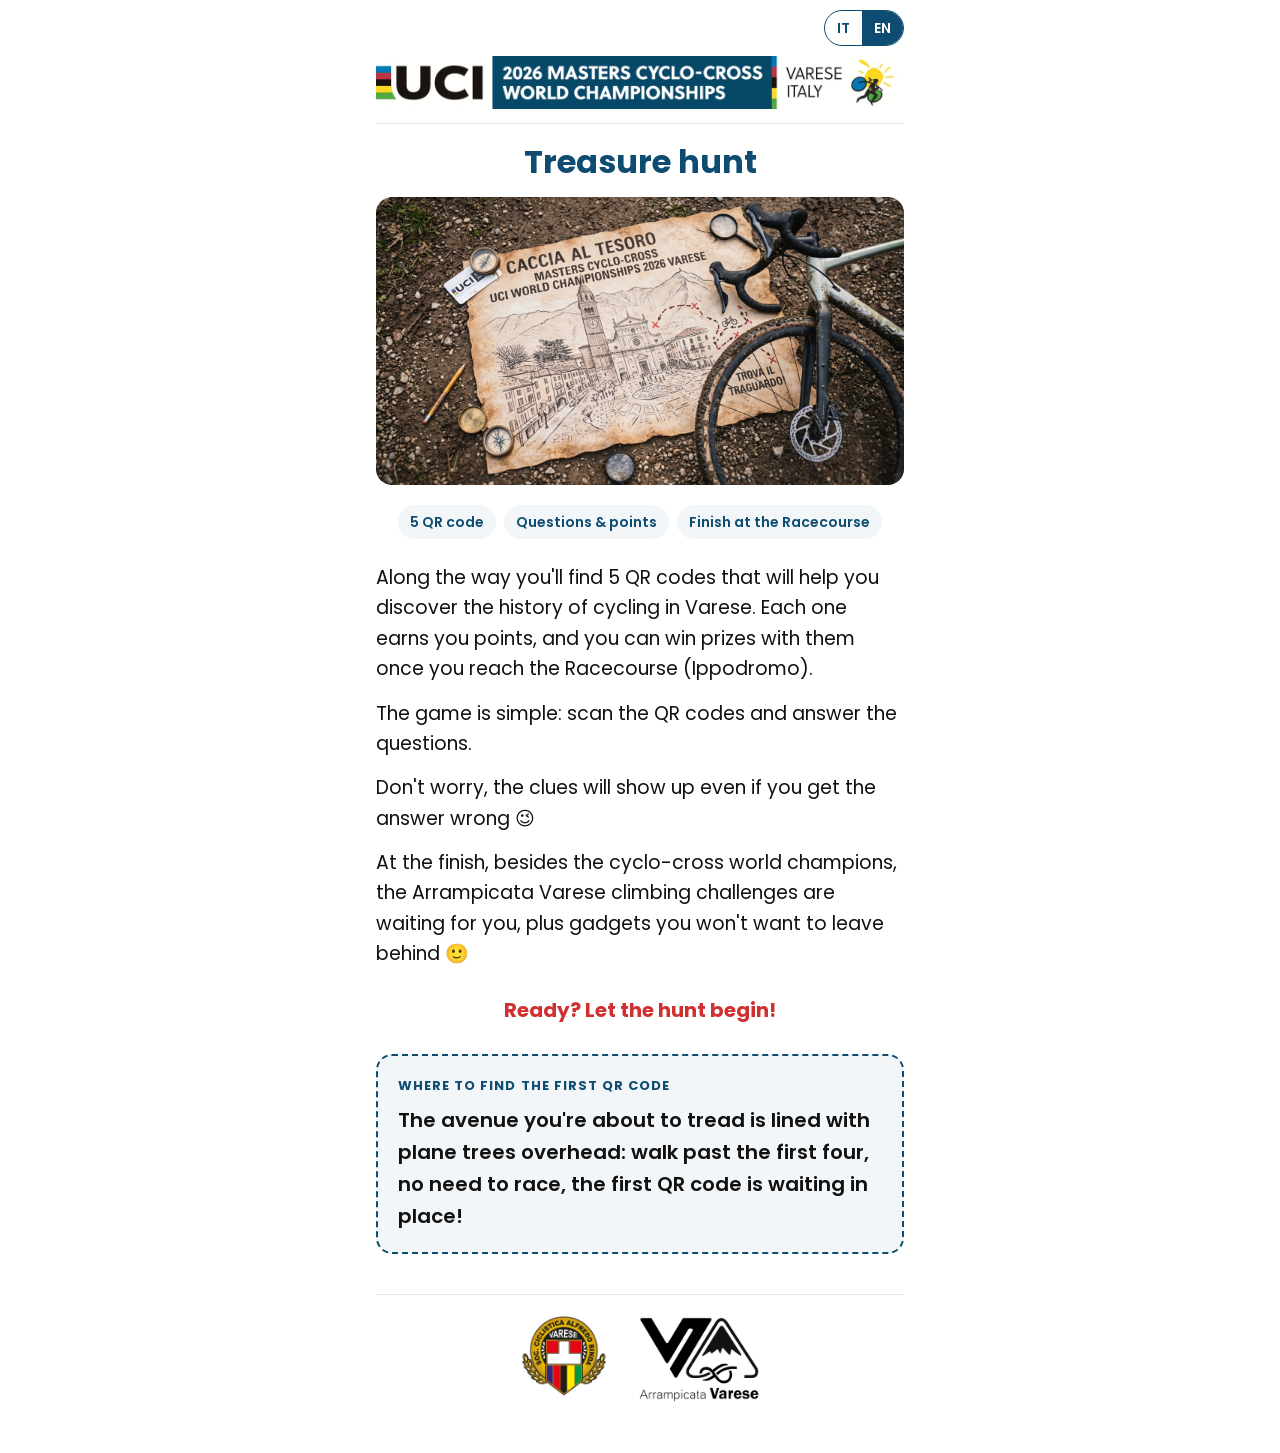
<file: index.html>
<!doctype html>
<html lang="it">
<head>
  <meta charset="utf-8">
  <meta name="viewport" content="width=device-width, initial-scale=1">
  <meta name="robots" content="noindex">
  <title>Caccia al tesoro — Masters Cyclo-cross Varese 2026</title>
  <script>
    // Lingua: quella scelta prima, altrimenti quella del telefono (italiano → IT, tutto il resto → EN)
    (function () {
      var l; try { l = localStorage.getItem("caccia-cx-lang"); } catch (e) {}
      if (!l) l = (navigator.language || "").toLowerCase().indexOf("it") === 0 ? "it" : "en";
      document.documentElement.dataset.lang = l; document.documentElement.lang = l;
    })();
  </script>
  <link rel="preload" href="assets/fonts/poppins-400.woff2" as="font" type="font/woff2" crossorigin>
  <link rel="stylesheet" href="assets/style.css?v=6">
</head>
<body>
  <main class="wrap intro">
    <div class="top">
      <div class="bar"><div class="lang"><button data-set="it">IT</button><button data-set="en">EN</button></div></div>
      <img class="banner" src="assets/logo-uci.jpg" alt="UCI 2026 Masters Cyclo-cross World Championships — Varese, Italy">
    </div>

    <h1><span lang="it">Caccia al tesoro</span><span lang="en">Treasure hunt</span></h1>

    <img class="photo" src="assets/foto-intro.jpg" alt="Corridore di cyclo-cross in gara all'Ippodromo di Varese">

    <div class="chips">
      <span class="chip">5 QR code</span>
      <span class="chip" lang="it">Domande e punti</span><span class="chip" lang="en">Questions &amp; points</span>
      <span class="chip" lang="it">Arrivo all'Ippodromo</span><span class="chip" lang="en">Finish at the Racecourse</span>
    </div>

    <div class="story" lang="it">
      <p>Lungo la strada dovrai trovare 5 QR code, che ti aiuteranno a scoprire curiosità sulla storia del ciclismo varesino. In questo modo accumulerai punti per vincere premi una volta arrivato all'Ippodromo.</p>
      <p>Il gioco è semplice: scansiona i QR e rispondi alle domande.</p>
      <p>Non ti preoccupare, gli indizi compariranno anche se sbagli la risposta 😉</p>
      <p>All'arrivo, oltre ai campioni del mondo di cyclo-cross, ti aspettano le sfide di Arrampicata Varese e gadget che non potrai lasciare lì 🙂</p>
    </div>
    <div class="story" lang="en">
      <p>Along the way you'll find 5 QR codes that will help you discover the history of cycling in Varese. Each one earns you points, and you can win prizes with them once you reach the Racecourse (Ippodromo).</p>
      <p>The game is simple: scan the QR codes and answer the questions.</p>
      <p>Don't worry, the clues will show up even if you get the answer wrong 😉</p>
      <p>At the finish, besides the cyclo-cross world champions, the Arrampicata Varese climbing challenges are waiting for you, plus gadgets you won't want to leave behind 🙂</p>
    </div>

    <p class="go"><span lang="it">Pronti? Che la caccia abbia inizio!</span><span lang="en">Ready? Let the hunt begin!</span></p>

    <div class="clue">
      <div class="label"><span lang="it">Dove trovi il primo QR code</span><span lang="en">Where to find the first QR code</span></div>
      <p><span lang="it">Il viale che ti accingi ad imboccare è famoso per i platani che lo vanno a incorniciare: supera i primi quattro senza fretta, e il primo QR code lì ti aspetta!</span><span lang="en">The avenue you're about to tread is lined with plane trees overhead: walk past the first four, no need to race, the first QR code is waiting in place!</span></p>
    </div>

    <div class="partners">
      <img src="assets/stemma-binda.png" alt="Società Ciclistica Alfredo Binda">
      <img src="assets/logo-arrampicata-varese.png" alt="Arrampicata Varese">
    </div>
  </main>
  <script data-goatcounter="https://masters-cyclo-cross.goatcounter.com/count" async src="https://gc.zgo.at/count.js"></script>
  <script src="assets/caccia.js?v=8"></script>
</body>
</html>
</file>
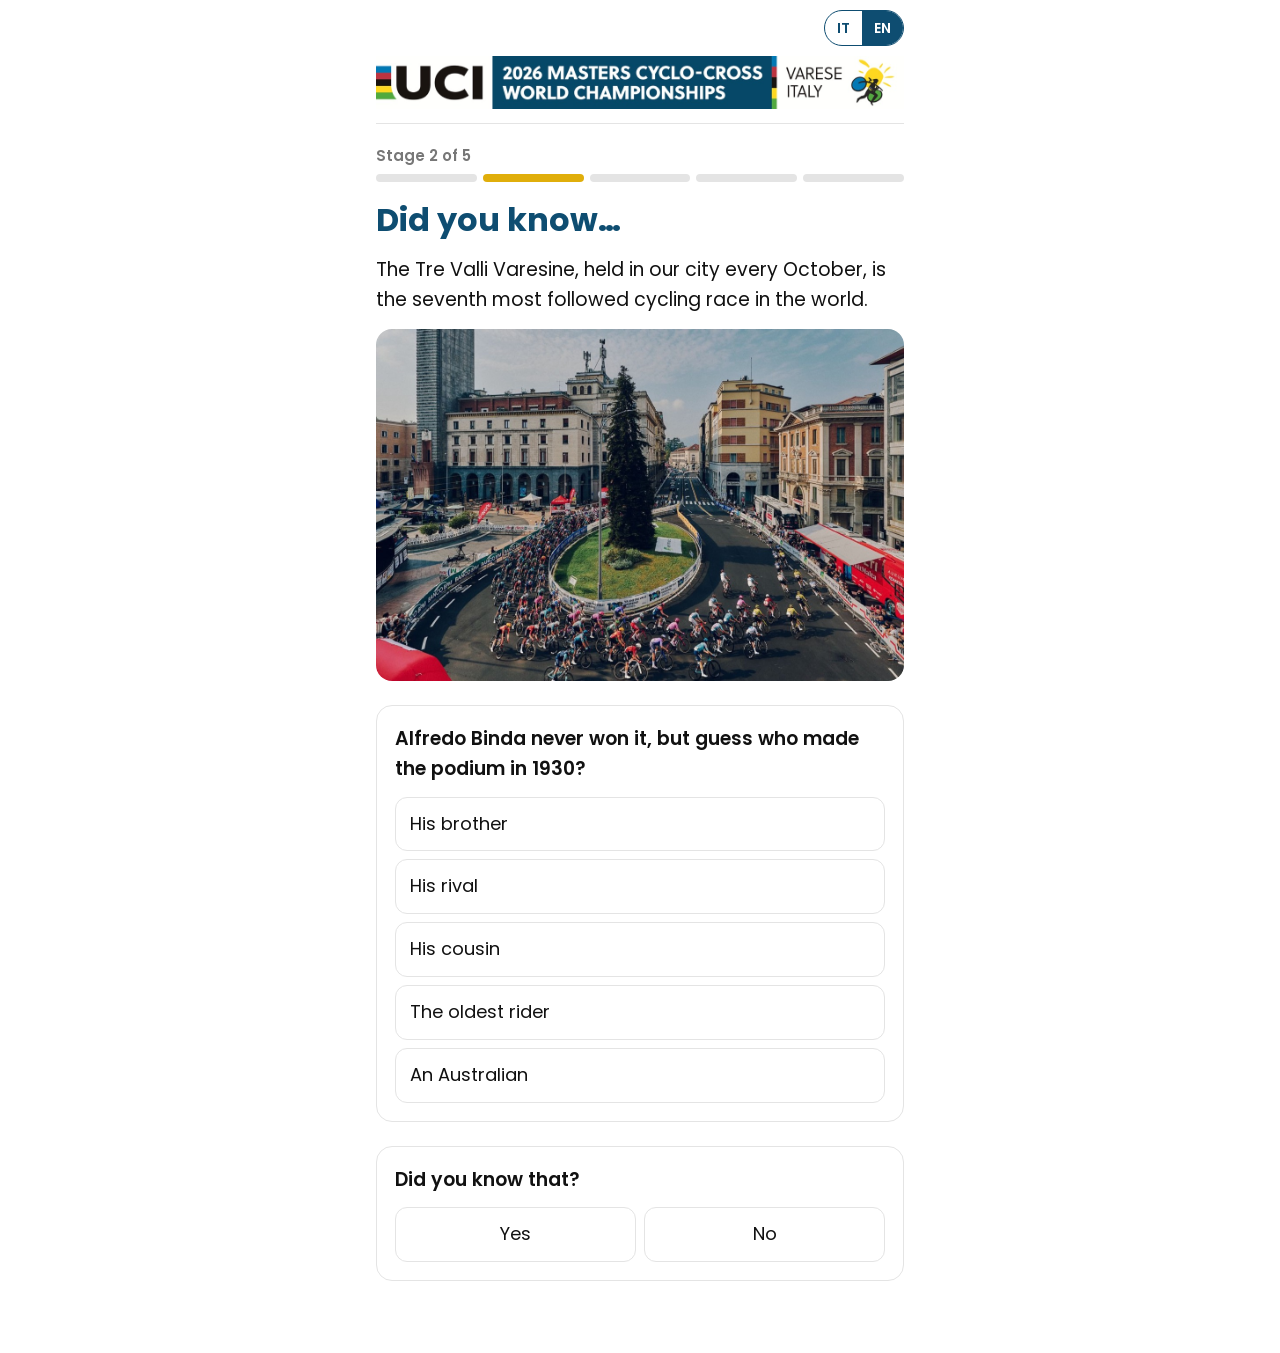
<file: b7xqa/index.html>
<!doctype html>
<html lang="it">
<head>
  <meta charset="utf-8">
  <meta name="viewport" content="width=device-width, initial-scale=1">
  <meta name="robots" content="noindex">
  <title>Caccia al tesoro — Tappa 2</title>
  <script>
    (function () {
      var l; try { l = localStorage.getItem("caccia-cx-lang"); } catch (e) {}
      if (!l) l = (navigator.language || "").toLowerCase().indexOf("it") === 0 ? "it" : "en";
      document.documentElement.dataset.lang = l; document.documentElement.lang = l;
    })();
  </script>
  <link rel="preload" href="../assets/fonts/poppins-400.woff2" as="font" type="font/woff2" crossorigin>
  <link rel="stylesheet" href="../assets/style.css?v=6">
</head>
<body data-tappa="2">
  <main class="wrap">
    <div class="top">
      <div class="bar"><div class="lang"><button data-set="it">IT</button><button data-set="en">EN</button></div></div>
      <img class="banner" src="../assets/logo-uci.jpg" alt="UCI 2026 Masters Cyclo-cross World Championships — Varese, Italy">
    </div>
    <div class="step-label"><span lang="it">Tappa <span class="n"></span> di 5</span><span lang="en">Stage <span class="n"></span> of 5</span></div>
    <div class="stamps"></div>

    <h1><span lang="it">Devi sapere che…</span><span lang="en">Did you know…</span></h1>

    <div class="story" lang="it">
      <p>La Tre Valli Varesine, che si tiene nella nostra città ogni anno a ottobre, è la settima gara di ciclismo più seguita al mondo.</p>
    </div>
    <div class="story" lang="en">
      <p>The Tre Valli Varesine, held in our city every October, is the seventh most followed cycling race in the world.</p>
    </div>

    <img class="photo" src="../assets/foto-2.jpg" alt="Il gruppo in piazza a Varese durante la Tre Valli Varesine">

    <div class="q" data-type="quiz">
      <p class="q-text"><span lang="it">Alfredo Binda non l'ha mai vinta, ma indovina chi è salito sul podio nel 1930?</span><span lang="en">Alfredo Binda never won it, but guess who made the podium in 1930?</span></p>
      <div class="opts">
        <button class="opt" data-ok><span lang="it">Suo fratello</span><span lang="en">His brother</span></button>
        <button class="opt"><span lang="it">Il suo rivale</span><span lang="en">His rival</span></button>
        <button class="opt"><span lang="it">Suo cugino</span><span lang="en">His cousin</span></button>
        <button class="opt"><span lang="it">Il corridore più anziano</span><span lang="en">The oldest rider</span></button>
        <button class="opt"><span lang="it">Un australiano</span><span lang="en">An Australian</span></button>
      </div>
      <div class="info"><p><span lang="it">Ebbene sì: il fratello minore, Albino Binda, che completò il percorso in 6h51'00" precedendo i connazionali Luigi Ferrando e Riccardo Proserpio. Conclusero la prova solo 11 ciclisti.</span><span lang="en">That's right: his younger brother, Albino Binda, who finished the course in 6h51'00", ahead of fellow Italians Luigi Ferrando and Riccardo Proserpio. Only 11 riders completed the race.</span></p></div>
    </div>

    <div class="q" data-type="poll">
      <p class="q-text"><span lang="it">Lo sapevi?</span><span lang="en">Did you know that?</span></p>
      <div class="opts row">
        <button class="opt"><span lang="it">Sì</span><span lang="en">Yes</span></button>
        <button class="opt">No</button>
      </div>
      <div class="info" data-opt="1"><p><span lang="it">Allora sei un vero esperto! 😉 Ecco il prossimo indizio, qui sotto 👇</span><span lang="en">Then you're a real expert! 😉 Here's your next clue, just below 👇</span></p></div>
      <div class="info" data-opt="2"><p><span lang="it">Non ti preoccupare, ti daremo lo stesso il prossimo indizio 😉 Eccolo qui sotto 👇</span><span lang="en">Don't worry, you still get the next clue 😉 It's just below 👇</span></p></div>
    </div>

    <div class="after">
      <div class="clue">
        <div class="label"><span lang="it">Indizio per la tappa 3</span><span lang="en">Clue for stage 3</span></div>
        <p><span lang="it">Altri platani dovrai costeggiare, ma prima un calcolo devi fare: il risultato è il platano da cercare, e il QR code lì potrai trovare!<br><br>5 + (5 × 2) − (20 : 4) = ?</span><span lang="en">More plane trees to walk beside, but first a sum must be your guide: the result is the tree you need, and there the QR code waits indeed!<br><br>5 + (5 × 2) − (20 ÷ 4) = ?</span></p>
      </div>
    </div>
  </main>
  <script data-goatcounter="https://masters-cyclo-cross.goatcounter.com/count" async src="https://gc.zgo.at/count.js"></script>
  <script src="../assets/caccia.js?v=8"></script>
</body>
</html>
</file>
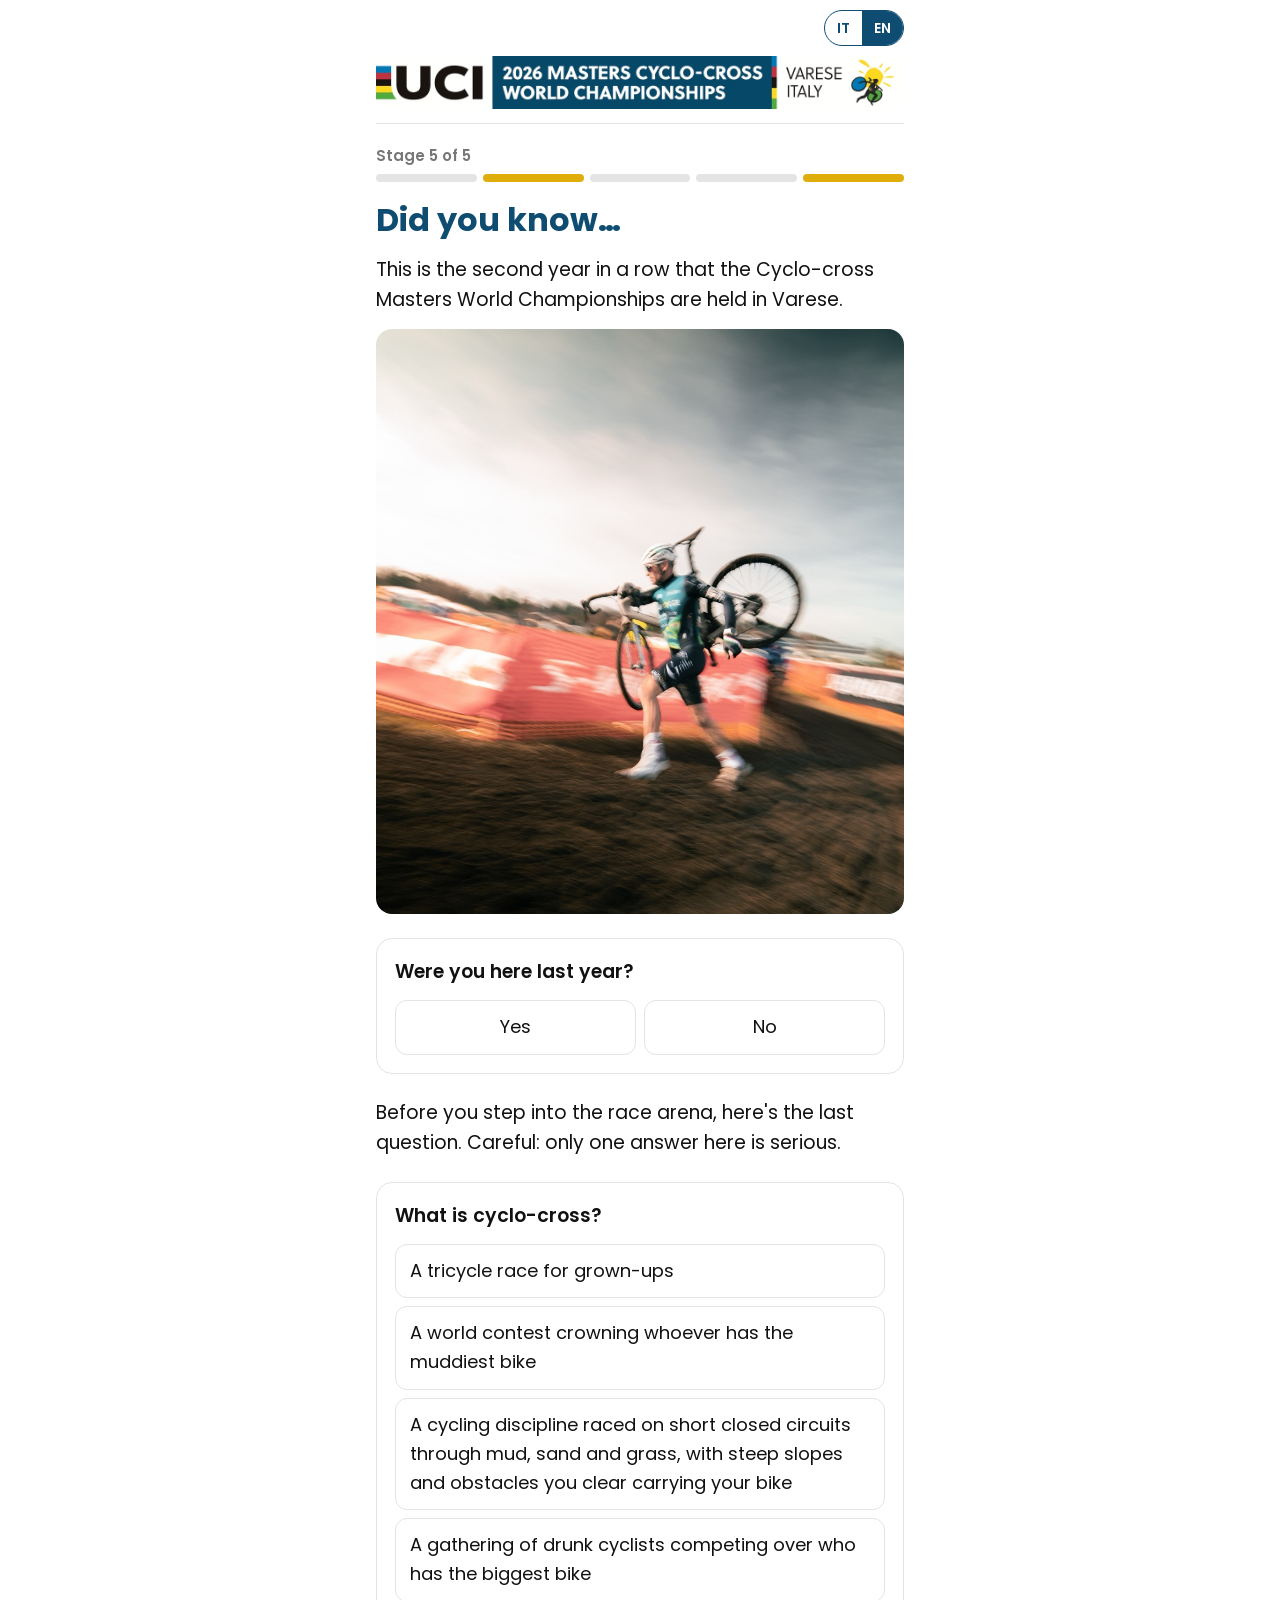
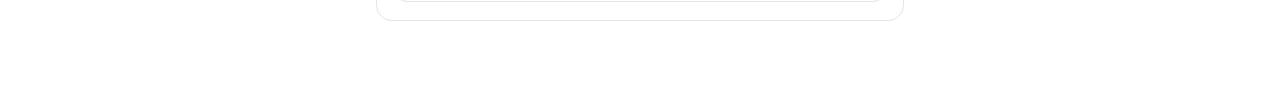
<file: h3vef/index.html>
<!doctype html>
<html lang="it">
<head>
  <meta charset="utf-8">
  <meta name="viewport" content="width=device-width, initial-scale=1">
  <meta name="robots" content="noindex">
  <title>Caccia al tesoro — Tappa 5</title>
  <script>
    (function () {
      var l; try { l = localStorage.getItem("caccia-cx-lang"); } catch (e) {}
      if (!l) l = (navigator.language || "").toLowerCase().indexOf("it") === 0 ? "it" : "en";
      document.documentElement.dataset.lang = l; document.documentElement.lang = l;
    })();
  </script>
  <link rel="preload" href="../assets/fonts/poppins-400.woff2" as="font" type="font/woff2" crossorigin>
  <link rel="stylesheet" href="../assets/style.css?v=6">
</head>
<body data-tappa="5">
  <main class="wrap">
    <div class="top">
      <div class="bar"><div class="lang"><button data-set="it">IT</button><button data-set="en">EN</button></div></div>
      <img class="banner" src="../assets/logo-uci.jpg" alt="UCI 2026 Masters Cyclo-cross World Championships — Varese, Italy">
    </div>
    <div class="step-label"><span lang="it">Tappa <span class="n"></span> di 5</span><span lang="en">Stage <span class="n"></span> of 5</span></div>
    <div class="stamps"></div>

    <h1><span lang="it">Devi sapere che…</span><span lang="en">Did you know…</span></h1>

    <div class="story" lang="it">
      <p>Questo è il secondo anno di fila in cui i Mondiali Master di Cyclo-cross si svolgono sul suolo varesino.</p>
    </div>
    <div class="story" lang="en">
      <p>This is the second year in a row that the Cyclo-cross Masters World Championships are held in Varese.</p>
    </div>

    <img class="photo" src="../assets/foto-5.jpg" alt="Corridore di cyclo-cross con la bici in spalla">

    <div class="q" data-type="poll">
      <p class="q-text"><span lang="it">C'eri lo scorso anno?</span><span lang="en">Were you here last year?</span></p>
      <div class="opts row">
        <button class="opt"><span lang="it">Sì</span><span lang="en">Yes</span></button>
        <button class="opt">No</button>
      </div>
      <div class="info" data-opt="1"><p><span lang="it">Allora bentornato! 🙂</span><span lang="en">Welcome back, then! 🙂</span></p></div>
      <div class="info" data-opt="2"><p><span lang="it">E cosa avevi di meglio da fare, esattamente? Scherziamo 😉</span><span lang="en">And what exactly did you have better to do? Just kidding 😉</span></p></div>
    </div>

    <p class="intro-text"><span lang="it">Prima di mettere piede nell'arena della gara, ecco l'ultima domanda. Fai attenzione: qui c'è una sola risposta seria.</span><span lang="en">Before you step into the race arena, here's the last question. Careful: only one answer here is serious.</span></p>

    <div class="q" data-type="quiz">
      <p class="q-text"><span lang="it">Che cos'è il cyclo-cross?</span><span lang="en">What is cyclo-cross?</span></p>
      <div class="opts">
        <button class="opt"><span lang="it">Una gara di tricicli per adulti</span><span lang="en">A tricycle race for grown-ups</span></button>
        <button class="opt"><span lang="it">Una sfida mondiale che incorona chi ha la bici più infangata</span><span lang="en">A world contest crowning whoever has the muddiest bike</span></button>
        <button class="opt" data-ok><span lang="it">Una disciplina del ciclismo su circuiti chiusi e brevi, in un mix di fango, sabbia ed erba, tra pendenze ripide e ostacoli da superare con la bici in mano</span><span lang="en">A cycling discipline raced on short closed circuits through mud, sand and grass, with steep slopes and obstacles you clear carrying your bike</span></button>
        <button class="opt"><span lang="it">Un raduno di ciclisti ubriachi che fanno a gara a chi ha la bici più grande</span><span lang="en">A gathering of drunk cyclists competing over who has the biggest bike</span></button>
      </div>
      <div class="info"><p><span lang="it">Il cyclo-cross è nato all'inizio del XX secolo in Francia come allenamento invernale per i corridori su strada, trasformandosi poi in una delle discipline più spettacolari e tecniche del ciclismo.</span><span lang="en">Cyclo-cross was born in France in the early 20th century as winter training for road riders, and later grew into one of the most spectacular and technical disciplines in cycling.</span></p></div>
    </div>

    <div class="after">
      <div class="clue" style="margin-bottom:20px">
        <div class="label"><span lang="it">Verso l'arrivo</span><span lang="en">To the finish</span></div>
        <p><span lang="it">Ora di fronte hai l'arena del gioco, è proprio lì, ne manca davvero poco! Ancora qualche passo e starai a guardare i campioni del mondo pedalare!</span><span lang="en">Now the arena's right in front of you, just a few more steps and you're almost through! Keep on walking and soon you'll see the world champions racing free!</span></p>
      </div>
      <div class="finale">
        <h2><span lang="it">Missione compiuta! 🏁</span><span lang="en">Mission accomplished! 🏁</span></h2>
        <p><span lang="it">Il tuo punteggio</span><span lang="en">Your score</span></p>
        <span class="score"></span>
        <p class="finale-text"><span lang="it">Ora goditi lo spettacolo, ma prima passa a ritirare il tuo premio, raccogli le sfide di Arrampicata Varese e fatti un giro tra gli altri stand 😉</span><span lang="en">Now enjoy the show, but first collect your prize, take on the Arrampicata Varese challenges and have a look around the other stands 😉</span></p>
        <a class="btn" href="https://trevallivaresine.info/2026-masters-cyclo-cross-uci-world-championships/"><span lang="it">Scopri l'evento</span><span lang="en">About the event</span></a>
      </div>
    </div>
  </main>
  <script data-goatcounter="https://masters-cyclo-cross.goatcounter.com/count" async src="https://gc.zgo.at/count.js"></script>
  <script src="../assets/caccia.js?v=8"></script>
</body>
</html>
</file>
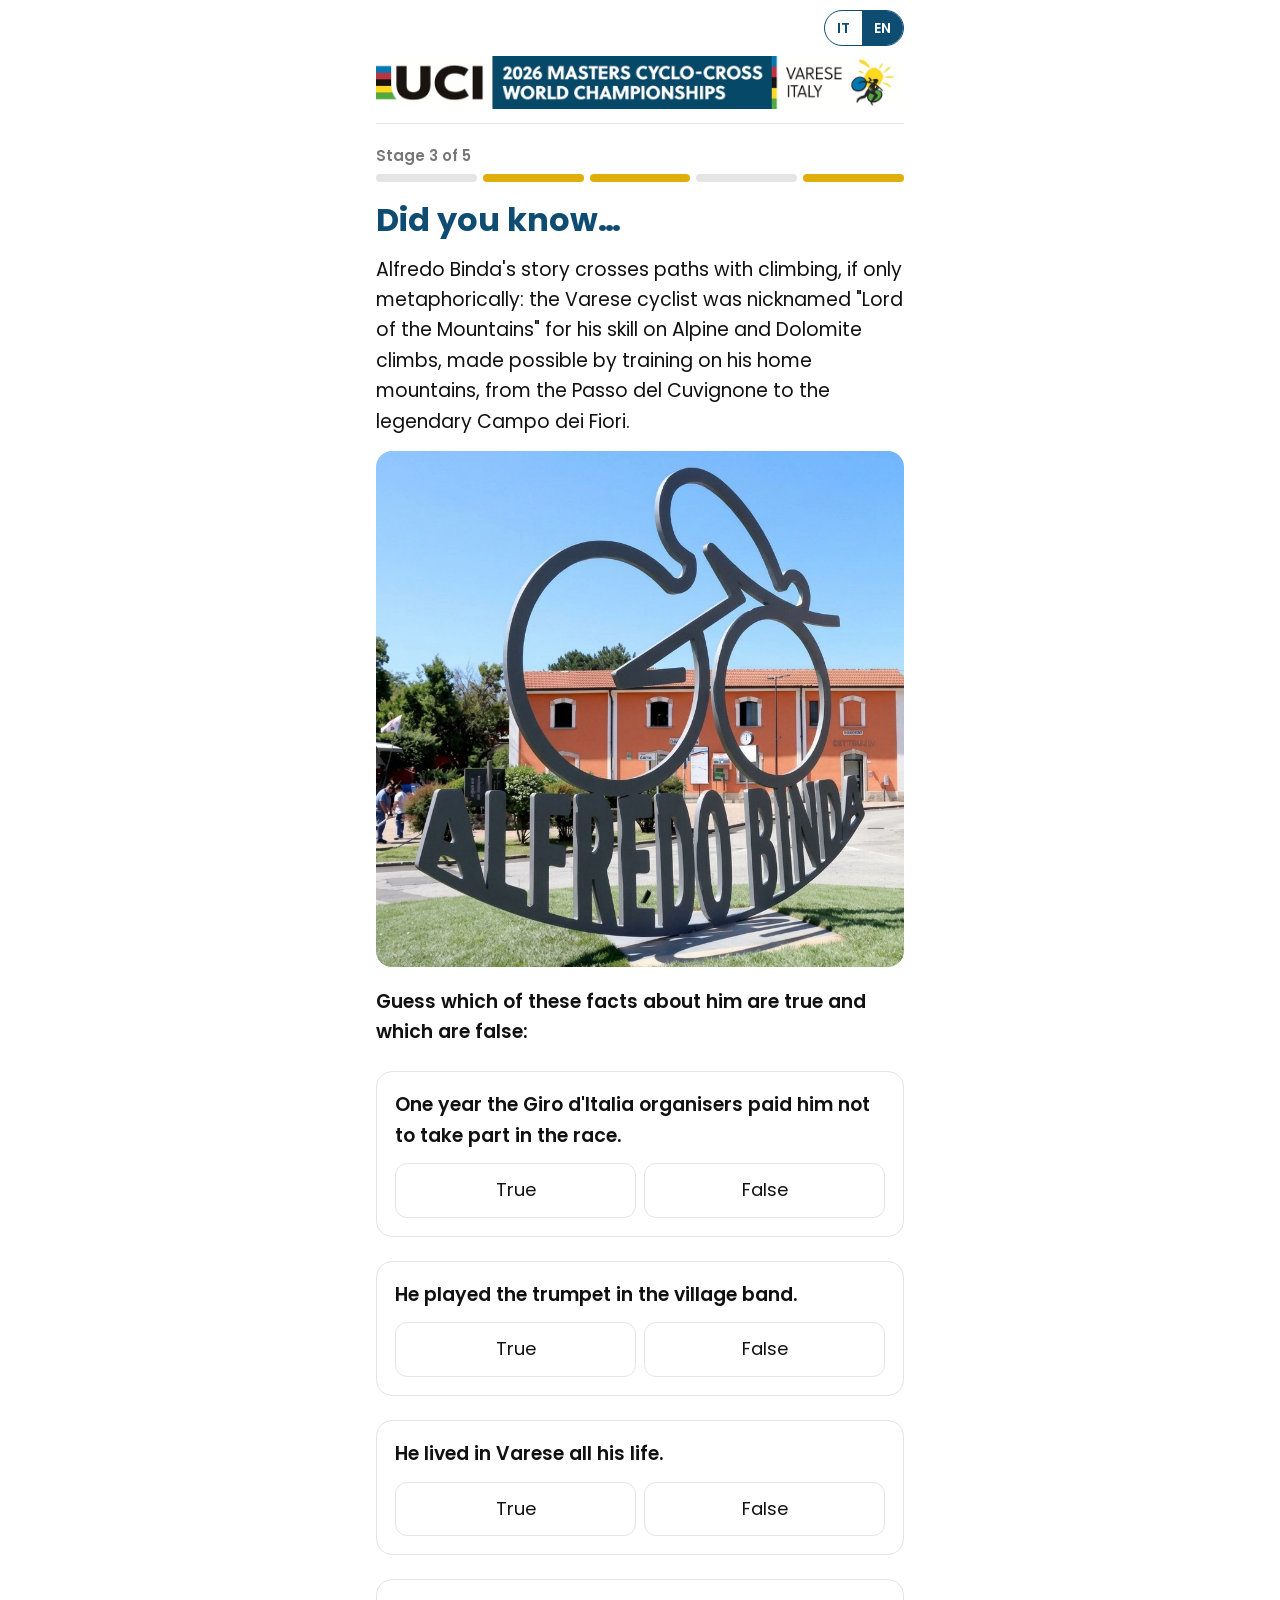
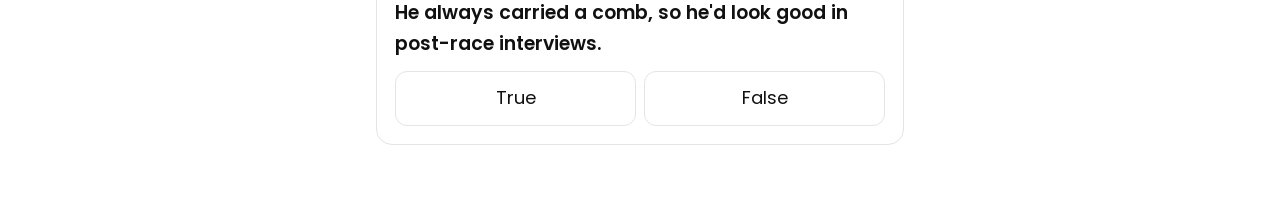
<file: k2wdj/index.html>
<!doctype html>
<html lang="it">
<head>
  <meta charset="utf-8">
  <meta name="viewport" content="width=device-width, initial-scale=1">
  <meta name="robots" content="noindex">
  <title>Caccia al tesoro — Tappa 3</title>
  <script>
    (function () {
      var l; try { l = localStorage.getItem("caccia-cx-lang"); } catch (e) {}
      if (!l) l = (navigator.language || "").toLowerCase().indexOf("it") === 0 ? "it" : "en";
      document.documentElement.dataset.lang = l; document.documentElement.lang = l;
    })();
  </script>
  <link rel="preload" href="../assets/fonts/poppins-400.woff2" as="font" type="font/woff2" crossorigin>
  <link rel="stylesheet" href="../assets/style.css?v=6">
</head>
<body data-tappa="3">
  <main class="wrap">
    <div class="top">
      <div class="bar"><div class="lang"><button data-set="it">IT</button><button data-set="en">EN</button></div></div>
      <img class="banner" src="../assets/logo-uci.jpg" alt="UCI 2026 Masters Cyclo-cross World Championships — Varese, Italy">
    </div>
    <div class="step-label"><span lang="it">Tappa <span class="n"></span> di 5</span><span lang="en">Stage <span class="n"></span> of 5</span></div>
    <div class="stamps"></div>

    <h1><span lang="it">Devi sapere che…</span><span lang="en">Did you know…</span></h1>

    <div class="story" lang="it">
      <p>La storia di Alfredo Binda si incrocia con quella dell'arrampicata, seppur in modo metaforico: il ciclista varesino veniva infatti chiamato "Signore delle montagne" per la sua bravura nelle scalate alpine e dolomitiche, possibile grazie agli allenamenti sulle montagne di casa, dal Passo del Cuvignone al mitico Campo dei Fiori.</p>
    </div>
    <div class="story" lang="en">
      <p>Alfredo Binda's story crosses paths with climbing, if only metaphorically: the Varese cyclist was nicknamed "Lord of the Mountains" for his skill on Alpine and Dolomite climbs, made possible by training on his home mountains, from the Passo del Cuvignone to the legendary Campo dei Fiori.</p>
    </div>

    <img class="photo" src="../assets/foto-3.jpg" alt="Il monumento ad Alfredo Binda, una bicicletta stilizzata con il suo nome">

    <p class="q-text"><span lang="it">Indovina quali di queste curiosità su di lui sono vere e quali false:</span><span lang="en">Guess which of these facts about him are true and which are false:</span></p>

    <div class="q" data-type="quiz">
      <p class="q-text"><span lang="it">Un anno fu pagato dagli organizzatori del Giro d'Italia per non partecipare al Giro.</span><span lang="en">One year the Giro d'Italia organisers paid him not to take part in the race.</span></p>
      <div class="opts row">
        <button class="opt" data-ok><span lang="it">Vero</span><span lang="en">True</span></button>
        <button class="opt"><span lang="it">Falso</span><span lang="en">False</span></button>
      </div>
      <div class="info"><p><span lang="it">Vista la sua manifesta superiorità, nel 1930 gli organizzatori lo pagarono per non partecipare al Giro d'Italia: 22.500 lire, circa 27.000 € di oggi.</span><span lang="en">He was so clearly superior that in 1930 the organisers paid him not to ride the Giro d'Italia: 22,500 lire, about €27,000 today.</span></p></div>
    </div>

    <div class="q" data-type="quiz">
      <p class="q-text"><span lang="it">Suonava la tromba nella banda del paese.</span><span lang="en">He played the trumpet in the village band.</span></p>
      <div class="opts row">
        <button class="opt" data-ok><span lang="it">Vero</span><span lang="en">True</span></button>
        <button class="opt"><span lang="it">Falso</span><span lang="en">False</span></button>
      </div>
      <div class="info"><p><span lang="it">Alfredo Binda suonava davvero la tromba, tanto che i cronisti sportivi dell'epoca lo chiamavano spesso «il Trombettiere di Cittiglio».</span><span lang="en">Alfredo Binda really did play the trumpet, so much so that sports reporters of the time often called him "the Trumpeter of Cittiglio".</span></p></div>
    </div>

    <div class="q" data-type="quiz">
      <p class="q-text"><span lang="it">Ha vissuto a Varese per tutta la vita.</span><span lang="en">He lived in Varese all his life.</span></p>
      <div class="opts row">
        <button class="opt"><span lang="it">Vero</span><span lang="en">True</span></button>
        <button class="opt" data-ok><span lang="it">Falso</span><span lang="en">False</span></button>
      </div>
      <div class="info"><p><span lang="it">Falso: da giovanissimo si trasferì in Francia per lavoro, ed è lì che iniziò a gareggiare. Ma la sua vita resta legata a Cittiglio, dove ancora oggi si trova la sua casa di famiglia.</span><span lang="en">False: as a teenager he moved to France for work, and that's where he started racing. But his life remains tied to Cittiglio, where his family home still stands today.</span></p></div>
    </div>

    <div class="q" data-type="quiz">
      <p class="q-text"><span lang="it">Portava sempre con sé un pettine, per non sfigurare nelle interviste di fine gara.</span><span lang="en">He always carried a comb, so he'd look good in post-race interviews.</span></p>
      <div class="opts row">
        <button class="opt" data-ok><span lang="it">Vero</span><span lang="en">True</span></button>
        <button class="opt"><span lang="it">Falso</span><span lang="en">False</span></button>
      </div>
      <div class="info"><p><span lang="it">Si racconta che il campione varesino portasse con sé un pettine per sistemarsi i capelli subito dopo aver tagliato il traguardo, e presentarsi sempre impeccabile davanti ai fotografi e al pubblico.</span><span lang="en">The story goes that the Varese champion carried a comb to fix his hair right after crossing the finish line, so he always looked impeccable in front of photographers and the crowd.</span></p></div>
    </div>

    <div class="after">
      <p class="congrats"><span lang="it">Ottimo lavoro! Ecco il prossimo indizio :)</span><span lang="en">Great job! Here's your next clue :)</span></p>
      <div class="clue">
        <div class="label"><span lang="it">Indizio per la tappa 4</span><span lang="en">Clue for stage 4</span></div>
        <p><span lang="it">Lungo la strada verso il quarto indizio, se il tempo lo consente, togliti lo sfizio: alza gli occhi e guarda di fronte a te, un Campo dei Fiori più bello non c'è! Poi tira dritto, il passo non rallentare, fino al grande incrocio devi arrivare: su un cartello a bordo strada, un po' sbiadito, c'è scritto «Poliambulatorio»: il QR è lì, hai capito? 😉</span><span lang="en">On your way to the fourth clue, if the sky is clear, here's a treat for you: look up ahead and you will see the Campo dei Fiori, as fine as can be! Then keep straight on, don't slow your pace, to the big crossroads, that's the place: on a faded sign beside the road, «Poliambulatorio» hides the code! 😉</span></p>
      </div>
    </div>
  </main>
  <script data-goatcounter="https://masters-cyclo-cross.goatcounter.com/count" async src="https://gc.zgo.at/count.js"></script>
  <script src="../assets/caccia.js?v=8"></script>
</body>
</html>
</file>
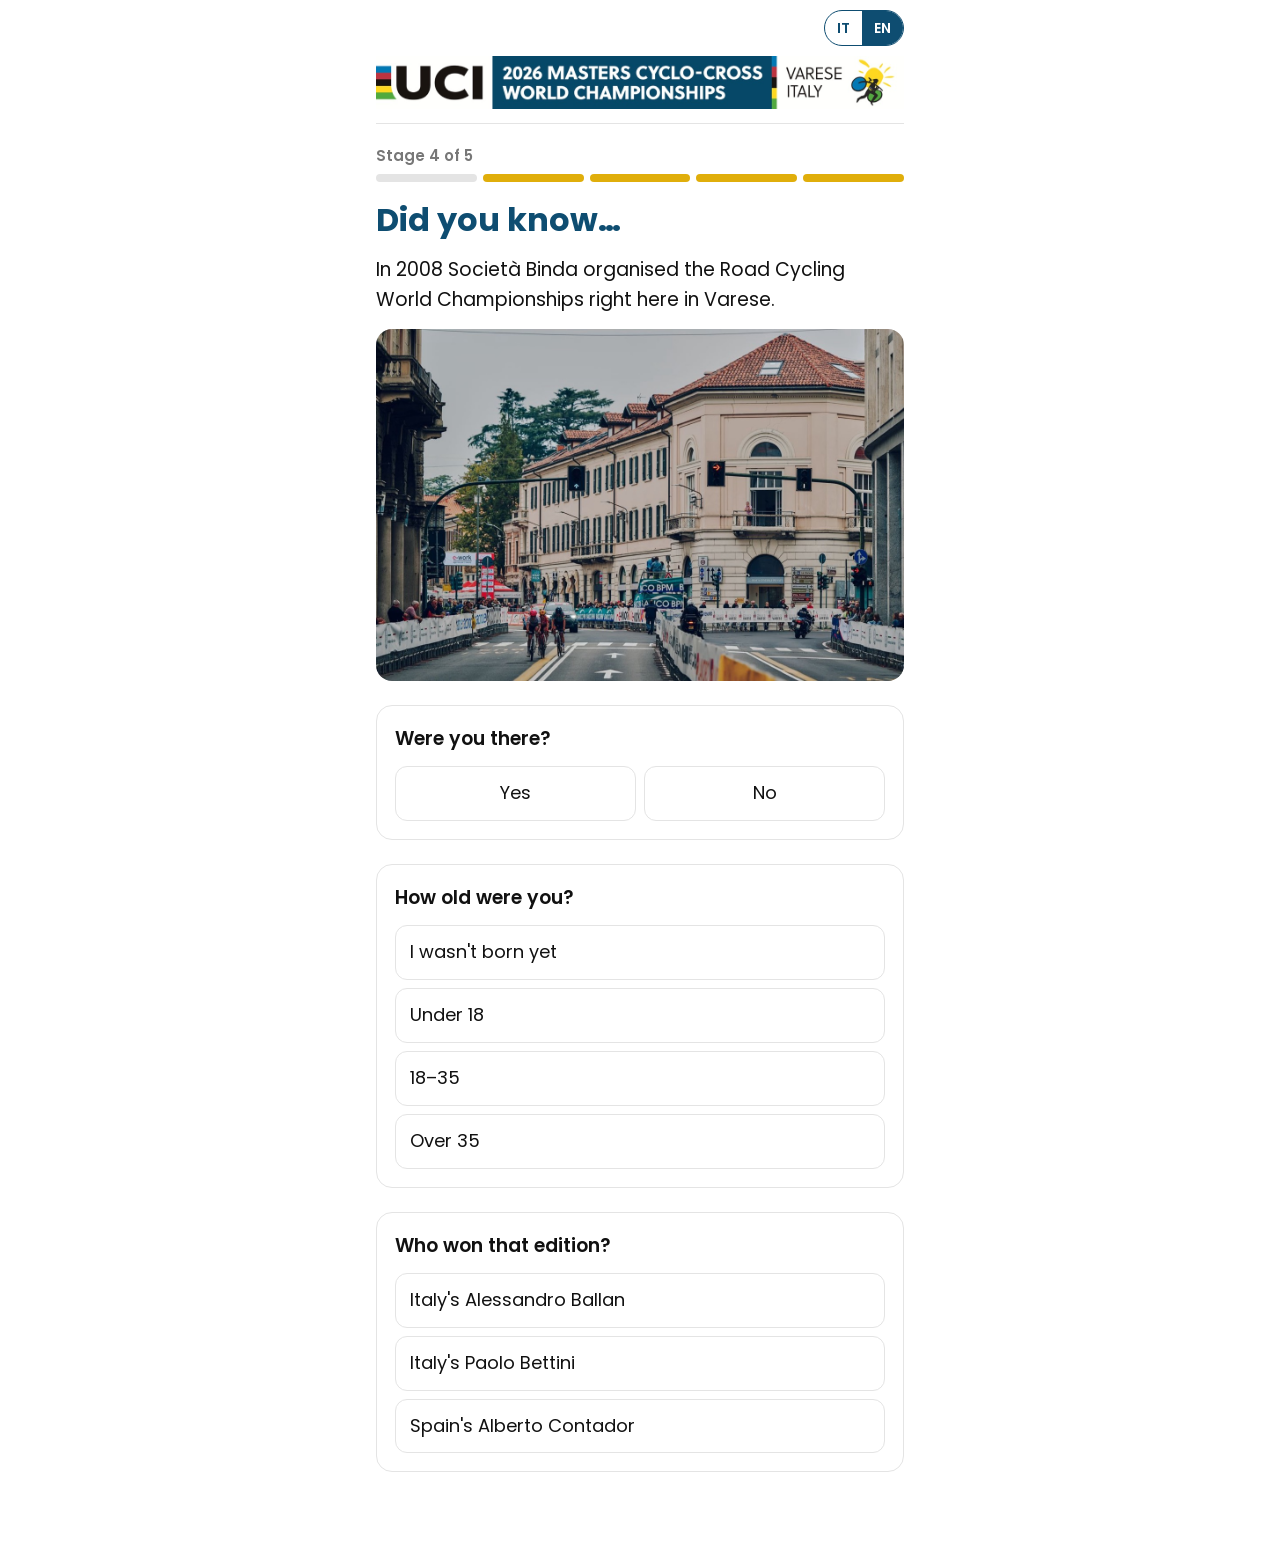
<file: p8nzt/index.html>
<!doctype html>
<html lang="it">
<head>
  <meta charset="utf-8">
  <meta name="viewport" content="width=device-width, initial-scale=1">
  <meta name="robots" content="noindex">
  <title>Caccia al tesoro — Tappa 4</title>
  <script>
    (function () {
      var l; try { l = localStorage.getItem("caccia-cx-lang"); } catch (e) {}
      if (!l) l = (navigator.language || "").toLowerCase().indexOf("it") === 0 ? "it" : "en";
      document.documentElement.dataset.lang = l; document.documentElement.lang = l;
    })();
  </script>
  <link rel="preload" href="../assets/fonts/poppins-400.woff2" as="font" type="font/woff2" crossorigin>
  <link rel="stylesheet" href="../assets/style.css?v=6">
</head>
<body data-tappa="4">
  <main class="wrap">
    <div class="top">
      <div class="bar"><div class="lang"><button data-set="it">IT</button><button data-set="en">EN</button></div></div>
      <img class="banner" src="../assets/logo-uci.jpg" alt="UCI 2026 Masters Cyclo-cross World Championships — Varese, Italy">
    </div>
    <div class="step-label"><span lang="it">Tappa <span class="n"></span> di 5</span><span lang="en">Stage <span class="n"></span> of 5</span></div>
    <div class="stamps"></div>

    <h1><span lang="it">Devi sapere che…</span><span lang="en">Did you know…</span></h1>

    <div class="story" lang="it">
      <p>Nel 2008 la Società Binda ha organizzato i Mondiali di ciclismo su strada proprio qui a Varese.</p>
    </div>
    <div class="story" lang="en">
      <p>In 2008 Società Binda organised the Road Cycling World Championships right here in Varese.</p>
    </div>

    <img class="photo" src="../assets/foto-4.jpg" alt="Corsa su strada nel centro di Varese">

    <div class="q" data-type="poll">
      <p class="q-text"><span lang="it">C'eri?</span><span lang="en">Were you there?</span></p>
      <div class="opts row">
        <button class="opt"><span lang="it">Sì</span><span lang="en">Yes</span></button>
        <button class="opt">No</button>
      </div>
      <div class="info" data-opt="1"><p><span lang="it">Allora hai visto la storia da vicino! 🙂</span><span lang="en">Then you saw history up close! 🙂</span></p></div>
      <div class="info" data-opt="2"><p><span lang="it">Poco male: quest'anno sei qui 😉</span><span lang="en">No worries: this year you're here 😉</span></p></div>
    </div>

    <div class="q" data-type="poll">
      <p class="q-text"><span lang="it">Quanti anni avevi?</span><span lang="en">How old were you?</span></p>
      <div class="opts">
        <button class="opt"><span lang="it">Non ero ancora nato/a</span><span lang="en">I wasn't born yet</span></button>
        <button class="opt"><span lang="it">Meno di 18</span><span lang="en">Under 18</span></button>
        <button class="opt">18–35</button>
        <button class="opt"><span lang="it">Più di 35</span><span lang="en">Over 35</span></button>
      </div>
    </div>

    <div class="q" data-type="quiz">
      <p class="q-text"><span lang="it">Chi ha vinto quell'edizione?</span><span lang="en">Who won that edition?</span></p>
      <div class="opts">
        <button class="opt" data-ok><span lang="it">L'italiano Alessandro Ballan</span><span lang="en">Italy's Alessandro Ballan</span></button>
        <button class="opt"><span lang="it">L'italiano Paolo Bettini</span><span lang="en">Italy's Paolo Bettini</span></button>
        <button class="opt"><span lang="it">Lo spagnolo Alberto Contador</span><span lang="en">Spain's Alberto Contador</span></button>
      </div>
      <div class="info"><p><span lang="it">L'edizione fu vinta dall'italiano Alessandro Ballan, che chiuse la gara in 6h37'30". Il percorso era lungo 260 km.</span><span lang="en">That edition was won by Italy's Alessandro Ballan, who finished the race in 6h37'30". The course was 260 km long.</span></p></div>
    </div>

    <div class="after">
      <p class="congrats"><span lang="it">Grande, sei arrivato all'ultimo indizio :)</span><span lang="en">Great, you've reached the last clue :)</span></p>
      <div class="clue">
        <div class="label"><span lang="it">Indizio per la tappa 5</span><span lang="en">Clue for stage 5</span></div>
        <p><span lang="it">Tra pochi passi sarai al traguardo, non darti per vinto, aguzza lo sguardo: cerca il civico cinque con attenzione, di fronte a lui c'è la soluzione!</span><span lang="en">A few more steps and the finish is near, don't give up now, keep your eyes clear: look for house number five with care, right in front of it, the answer's there!</span></p>
      </div>
    </div>
  </main>
  <script data-goatcounter="https://masters-cyclo-cross.goatcounter.com/count" async src="https://gc.zgo.at/count.js"></script>
  <script src="../assets/caccia.js?v=8"></script>
</body>
</html>
</file>
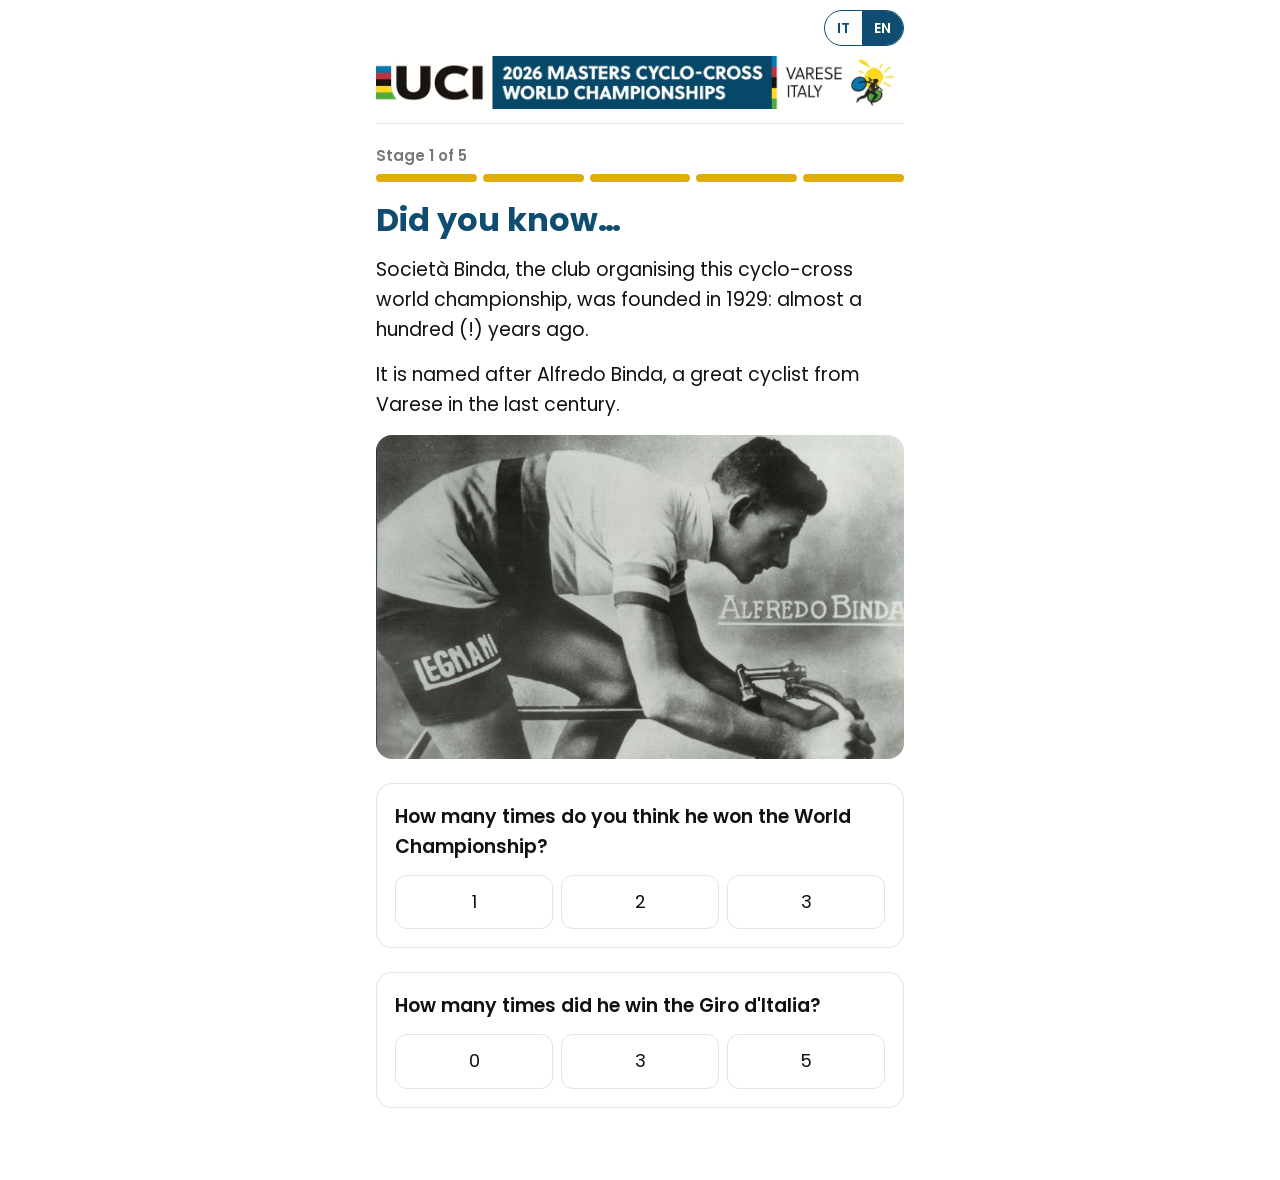
<file: r4m9x/index.html>
<!doctype html>
<html lang="it">
<head>
  <meta charset="utf-8">
  <meta name="viewport" content="width=device-width, initial-scale=1">
  <meta name="robots" content="noindex">
  <title>Caccia al tesoro — Tappa 1</title>
  <script>
    (function () {
      var l; try { l = localStorage.getItem("caccia-cx-lang"); } catch (e) {}
      if (!l) l = (navigator.language || "").toLowerCase().indexOf("it") === 0 ? "it" : "en";
      document.documentElement.dataset.lang = l; document.documentElement.lang = l;
    })();
  </script>
  <link rel="preload" href="../assets/fonts/poppins-400.woff2" as="font" type="font/woff2" crossorigin>
  <link rel="stylesheet" href="../assets/style.css?v=6">
</head>
<body data-tappa="1">
  <main class="wrap">
    <div class="top">
      <div class="bar"><div class="lang"><button data-set="it">IT</button><button data-set="en">EN</button></div></div>
      <img class="banner" src="../assets/logo-uci.jpg" alt="UCI 2026 Masters Cyclo-cross World Championships — Varese, Italy">
    </div>
    <div class="step-label"><span lang="it">Tappa <span class="n"></span> di 5</span><span lang="en">Stage <span class="n"></span> of 5</span></div>
    <div class="stamps"></div>

    <h1><span lang="it">Devi sapere che…</span><span lang="en">Did you know…</span></h1>

    <div class="story" lang="it">
      <p>La Società Binda, che organizza questo mondiale di cyclo-cross, è nata nel 1929: quasi cento (!) anni fa.</p>
      <p>Prende il nome da Alfredo Binda, grande ciclista varesino del secolo scorso.</p>
    </div>
    <div class="story" lang="en">
      <p>Società Binda, the club organising this cyclo-cross world championship, was founded in 1929: almost a hundred (!) years ago.</p>
      <p>It is named after Alfredo Binda, a great cyclist from Varese in the last century.</p>
    </div>

    <img class="photo" src="../assets/alfredo-binda.jpg" alt="Alfredo Binda in bicicletta, cartolina d'epoca">

    <div class="q" data-type="quiz">
      <p class="q-text"><span lang="it">Secondo te, quante volte ha vinto il mondiale?</span><span lang="en">How many times do you think he won the World Championship?</span></p>
      <div class="opts row">
        <button class="opt">1</button>
        <button class="opt">2</button>
        <button class="opt" data-ok>3</button>
      </div>
      <div class="info"><p><span lang="it">3 volte: nel 1927 al Nürburgring, nel 1930 a Liegi e nel 1932 a Roma.</span><span lang="en">3 times: in 1927 at the Nürburgring, in 1930 in Liège and in 1932 in Rome.</span></p></div>
    </div>

    <div class="q" data-type="quiz">
      <p class="q-text"><span lang="it">Quante volte ha vinto il Giro d'Italia?</span><span lang="en">How many times did he win the Giro d'Italia?</span></p>
      <div class="opts row">
        <button class="opt">0</button>
        <button class="opt">3</button>
        <button class="opt" data-ok>5</button>
      </div>
      <div class="info"><p><span lang="it">5 volte: nel 1925, 1927, 1928, 1929 e 1933. È il record assoluto, condiviso con Fausto Coppi ed Eddy Merckx.</span><span lang="en">5 times: in 1925, 1927, 1928, 1929 and 1933. That's the all-time record, shared with Fausto Coppi and Eddy Merckx.</span></p></div>
    </div>

    <div class="after">
      <p class="congrats"><span lang="it">Complimenti! Ecco dove si trova il prossimo QR code:</span><span lang="en">Well done! Here's where to find the next QR code:</span></p>
      <div class="clue">
        <div class="label"><span lang="it">Indizio per la tappa 2</span><span lang="en">Clue for stage 2</span></div>
        <p><span lang="it">Se il mondo vuoi salvare l'immondizia devi buttare: dal primo cestino nero quindici passi conta per intero, poi a destra devi voltare e il mistero potrai svelare!</span><span lang="en">To save the planet, as you know, into the bin your rubbish must go: from the first black bin you see, count fifteen steps, carefully, then turn right without delay and the mystery will come your way!</span></p>
      </div>
    </div>
  </main>
  <script data-goatcounter="https://masters-cyclo-cross.goatcounter.com/count" async src="https://gc.zgo.at/count.js"></script>
  <script src="../assets/caccia.js?v=8"></script>
</body>
</html>
</file>
<file: assets/style.css>
/* Font: Poppins (licenza OFL), ospitato qui invece che da Google Fonts
   per non inviare a Google l'indirizzo IP di chi visita. */
@font-face { font-family: "Poppins"; font-weight: 400; font-display: swap; src: url("fonts/poppins-400.woff2") format("woff2"); }
@font-face { font-family: "Poppins"; font-weight: 600; font-display: swap; src: url("fonts/poppins-600.woff2") format("woff2"); }
@font-face { font-family: "Poppins"; font-weight: 700; font-display: swap; src: url("fonts/poppins-700.woff2") format("woff2"); }

/* Colori presi dal sito dell'evento (trevallivaresine.info) */
:root {
  --blue: #0e4d71;
  --red: #d13030;
  --gold: #e0ae0b;
  --ink: #111111;
  --muted: #777777;
  --line: #e4e4e4;
  --bg: #ffffff;
  --soft: #f3f6f8;
  --radius: 16px;
}

* { box-sizing: border-box; margin: 0; padding: 0; }

body {
  font-family: "Poppins", system-ui, -apple-system, sans-serif;
  background: var(--bg);
  color: var(--ink);
  line-height: 1.6;
  -webkit-font-smoothing: antialiased;
}

/* Lingua: si vede solo il testo della lingua attiva */
html[data-lang="it"] body [lang="en"],
html[data-lang="en"] body [lang="it"] { display: none !important; }

.wrap { max-width: 560px; margin: 0 auto; padding: 0 16px 48px; }

/* Intestazione: interruttore lingua in alto a destra, banner UCI a tutta larghezza */
.top { padding: 10px 0 14px; margin-bottom: 20px; border-bottom: 1px solid var(--line); }
.top .bar { display: flex; justify-content: flex-end; margin-bottom: 10px; }
.top .banner { display: block; width: 100%; height: auto; }
.lang {
  display: flex; border: 1.5px solid var(--blue); border-radius: 999px; overflow: hidden;
}
.lang button {
  font: inherit; font-size: 14px; font-weight: 600; border: 0; padding: 6px 12px;
  background: transparent; color: var(--blue); cursor: pointer;
}
html[data-lang="it"] .lang button[data-set="it"],
html[data-lang="en"] .lang button[data-set="en"] { background: var(--blue); color: #fff; }

/* Timbri delle tappe */
.step-label { font-size: 15px; font-weight: 600; color: var(--muted); margin-bottom: 6px; }
.stamps { display: flex; gap: 6px; margin-bottom: 20px; }
.stamp { flex: 1; height: 8px; border-radius: 4px; background: var(--line); }
.stamp.done { background: var(--gold); }

h1 { font-size: 32px; font-weight: 700; line-height: 1.15; color: var(--blue); margin-bottom: 16px; }
.kicker { font-size: 13px; font-weight: 600; text-transform: uppercase; letter-spacing: .08em; color: var(--red); margin-bottom: 6px; }

.photo {
  width: 100%; height: auto; max-height: 65vh; object-fit: cover;
  border-radius: var(--radius); background: var(--soft); margin-bottom: 20px; display: block;
}

.story p { margin-bottom: 14px; font-size: 19px; }

/* Pagina introduttiva */
.hero-logo { display: block; width: 180px; max-width: 60%; margin: 8px auto 20px; }
.intro h1 { text-align: center; }
.chips { display: flex; flex-wrap: wrap; gap: 8px; justify-content: center; margin: 0 0 24px; }
.chip { font-size: 14px; font-weight: 600; padding: 6px 12px; border-radius: 999px; background: var(--soft); color: var(--blue); }
.go { font-size: 20px; font-weight: 700; color: var(--red); text-align: center; margin: 24px 0 0; }

/* Nessuna immagine può uscire dalla pagina */
img { max-width: 100%; }

/* Loghi (es. stemma Soc. Binda): piccoli e centrati, non a tutta larghezza */
.emblem { display: block; width: 200px; height: auto; margin: 8px auto 24px; }
/* Quiz */
.intro-text { font-size: 19px; margin-bottom: 14px; }
.q { margin: 24px 0; padding: 18px; border: 1px solid var(--line); border-radius: var(--radius); }
.q-text { font-size: 19px; font-weight: 600; margin-bottom: 12px; }
.opts { display: flex; flex-direction: column; gap: 8px; }
.opts.row { flex-direction: row; }
.opts.row .opt { flex: 1; text-align: center; }
.opt {
  font: inherit; font-size: 18px; text-align: left; padding: 12px 14px; border-radius: 12px;
  border: 1.5px solid var(--line); background: #fff; color: var(--ink); cursor: pointer;
}
.opt:disabled { cursor: default; opacity: .55; }
.opt.picked { border-color: var(--blue); opacity: 1; }
.opt.right { border-color: #2e8540; background: #e8f5eb; opacity: 1; }
.opt.wrong { border-color: var(--red); background: #fbeaea; opacity: 1; }
.info { display: none; }
.info.shown { display: block; }
.fb { margin-top: 12px; padding: 14px; border-radius: 12px; font-size: 17px; }
.fb.good { background: #e8f5eb; border-left: 4px solid #2e8540; }
.fb.bad { background: #fbeaea; border-left: 4px solid var(--red); }
.fb.neutral { background: var(--soft); border-left: 4px solid var(--blue); }
.fb-head { font-weight: 700; margin-bottom: 6px; }
.fb-head strong span { font-weight: 700; }
.todo { color: var(--red); font-style: italic; }

/* Indizio e finale compaiono solo dopo aver risposto a tutto */
.after { display: none; }
.after.shown { display: block; }
.after .congrats { font-size: 19px; font-weight: 600; margin-top: 28px; }
.score { font-size: 40px; font-weight: 700; display: block; margin: 8px 0; }

/* Riquadro dell'indizio */
.clue {
  margin-top: 28px; padding: 20px; border-radius: var(--radius);
  background: var(--soft); border: 2px dashed var(--blue);
}
.clue .label { font-size: 13px; font-weight: 700; text-transform: uppercase; letter-spacing: .08em; color: var(--blue); margin-bottom: 8px; }
.clue p { font-size: 20px; font-weight: 600; }

/* Schermata finale */
.finale {
  margin-top: 28px; padding: 24px; border-radius: var(--radius);
  background: var(--blue); color: #fff; text-align: center;
}
.finale h2 { font-size: 24px; margin-bottom: 8px; }
.finale-text { font-size: 18px; margin-top: 12px; }
.btn {
  display: inline-block; margin-top: 16px; padding: 14px 22px; border-radius: 999px;
  background: var(--red); color: #fff; font-weight: 700; text-decoration: none;
}

/* Loghi partner in fondo */
.partners { display: flex; align-items: center; justify-content: center; gap: 28px; margin-top: 40px; padding-top: 20px; border-top: 1px solid var(--line); }
.partners img { height: 90px; width: auto; }
.partners .label { font-size: 12px; color: var(--muted); }

footer { margin-top: 24px; font-size: 12px; color: var(--muted); text-align: center; }
</file>
